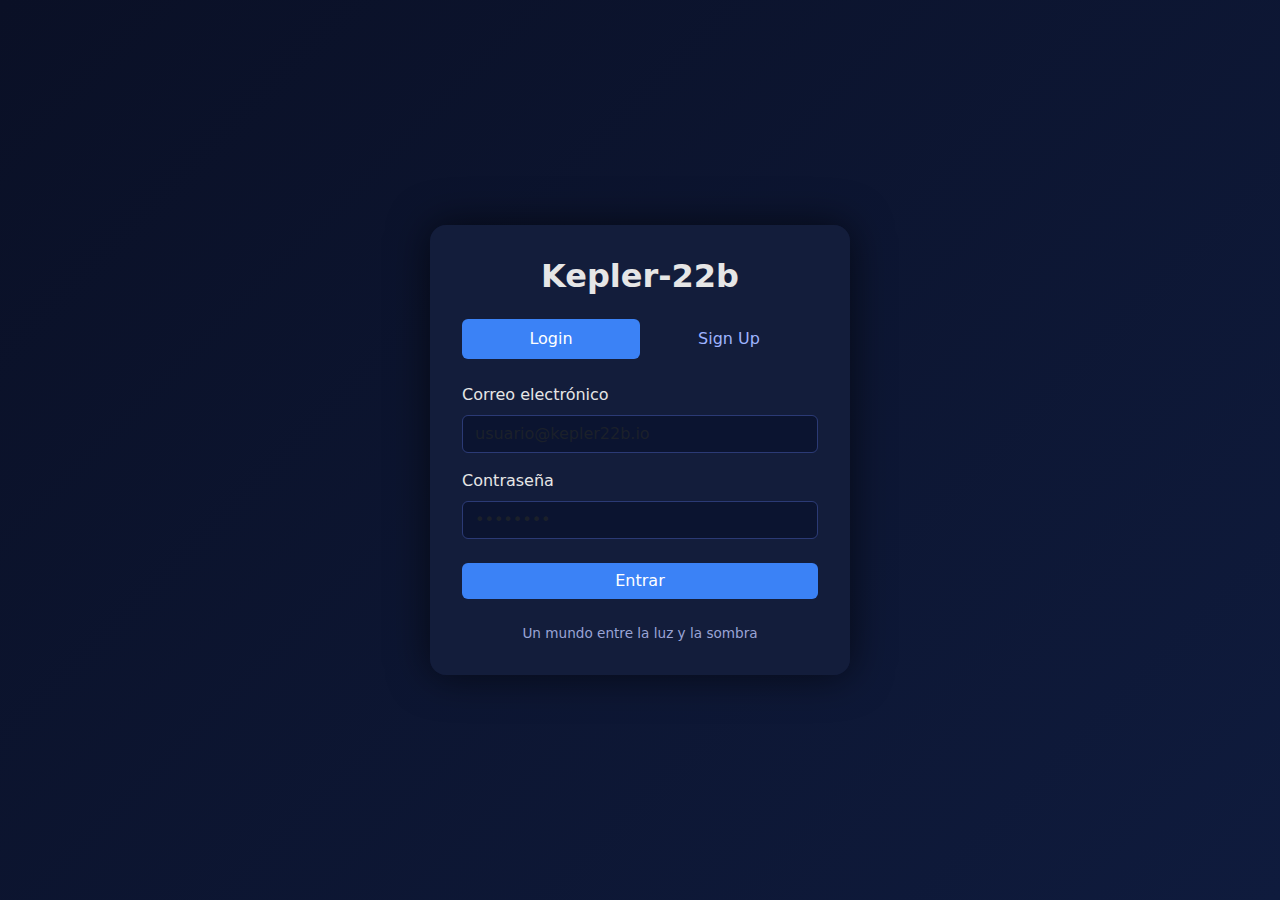
<file: index.html>
<!DOCTYPE html>
<html lang="es">
<head>
  <meta charset="UTF-8">
  <title>Kepler-22b | Foro</title>

  <!-- Bootstrap 5 -->
  <link href="https://cdn.jsdelivr.net/npm/bootstrap@5.3.2/dist/css/bootstrap.min.css" rel="stylesheet">
  <!-- Styles -->
  <link rel="stylesheet" href="./css/styles.css">
</head>

<body>

<!-- NAVBAR -->
<nav class="navbar navbar-expand-lg navbar-dark">
  <div class="container">
    <a class="navbar-brand fw-bold" href="#">Kepler-22b</a>
    <button class="navbar-toggler" type="button" data-bs-toggle="collapse" data-bs-target="#nav">
      <span class="navbar-toggler-icon"></span>
    </button>
    <div class="collapse navbar-collapse" id="nav">
      <ul class="navbar-nav ms-auto">
        <li class="nav-item"><a class="nav-link" href="./forum.html">Foro</a></li>
        <li class="nav-item"><a class="nav-link" href="#">Lore</a></li>
        <li class="nav-item"><a class="nav-link" href="#">Mapa</a></li>
        <li class="nav-item"><a class="nav-link" href="#">Comunidad</a></li>
      </ul>
    </div>
  </div>
</nav>

<!-- HERO -->
<section class="hero py-5">
  <div class="container">
    <div class="hero-overlay p-5 text-center">
      <h1 class="fw-bold">Kepler-22b</h1>
      <p class="lead mt-3">
        Un mundo atrapado entre el día eterno y la noche infinita.
        Ciencia ficción y fantasía se encuentran en un planeta sincronizado con su estrella.
      </p>
    </div>
  </div>
</section>

<!-- CATEGORÍAS -->
<section class="container py-5">
  <h2 class="mb-4">Categorías del Foro</h2>

  <div class="row g-4">
    <div class="col-md-4">
      <div class="forum-card p-4 rounded">
        <h5>🌞 El Hemisferio del Día</h5>
        <p class="text-muted">Ciudades solares, política, exploración.</p>
        <span class="badge badge-day">Luz perpetua</span>
      </div>
    </div>

    <div class="col-md-4">
      <div class="forum-card p-4 rounded">
        <h5>🌑 El Hemisferio Nocturno</h5>
        <p class="text-muted">Criaturas, mitos y tecnología oscura.</p>
        <span class="badge badge-night">Oscuridad eterna</span>
      </div>
    </div>

    <div class="col-md-4">
      <div class="forum-card p-4 rounded">
        <h5>🌌 El Cinturón Crepuscular</h5>
        <p class="text-muted">La frontera donde ambos mundos colisionan.</p>
        <span class="badge bg-info text-dark">Equilibrio</span>
      </div>
    </div>
  </div>
</section>

<!-- ÚLTIMOS TEMAS -->
<section class="container pb-5">
  <h2 class="mb-4">Últimos Temas</h2>

  <div class="list-group">
    <a href="#" class="list-group-item list-group-item-action bg-transparent text-light border-secondary">
      ¿Es posible la vida vegetal en el lado nocturno?
    </a>
    <a href="#" class="list-group-item list-group-item-action bg-transparent text-light border-secondary">
      Teorías sobre el origen del Cinturón Crepuscular
    </a>
    <a href="#" class="list-group-item list-group-item-action bg-transparent text-light border-secondary">
      Religiones solares vs cultos de la noche
    </a>
  </div>
</section>

<!-- FOOTER -->
<footer class="py-4">
  <div class="container text-center">
    <small>© 2026 Foro Kepler-22b · Un mundo entre la luz y la sombra</small>
  </div>
</footer>
<script src="./js/script/guard.js"></script>
</body>
</html>
</file>
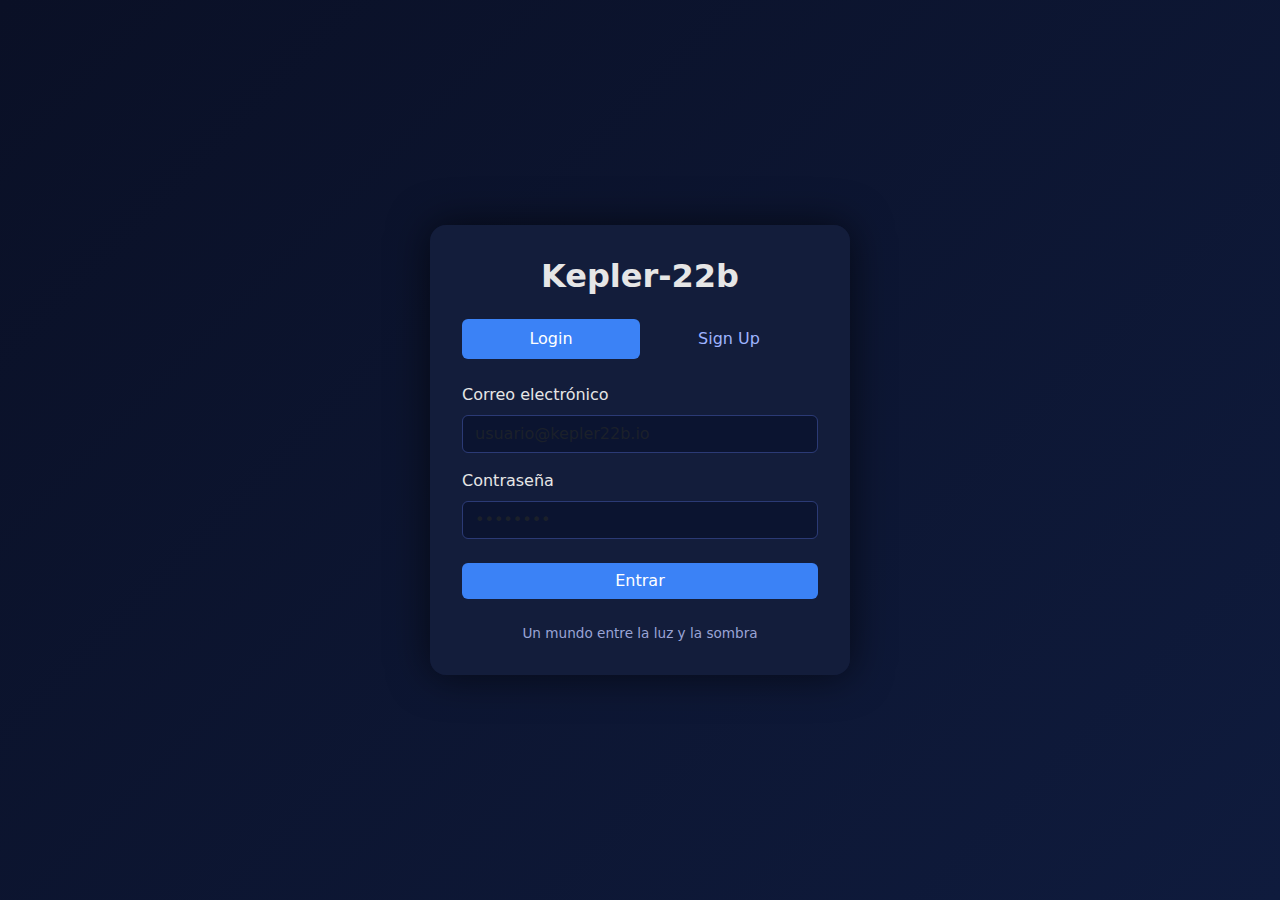
<file: forum.html>
<!DOCTYPE html>
<html lang="es">

<head>
    <meta charset="UTF-8">
    <title>Kepler-22b | Inicio</title>

    <!-- Bootstrap 5 -->
    <link href="https://cdn.jsdelivr.net/npm/bootstrap@5.3.2/dist/css/bootstrap.min.css" rel="stylesheet">
    <!-- Styles -->
    <link rel="stylesheet" href="./css/forum.css">
</head>

<body>
    <div class="container-fluid">
        <div class="row">

            <!-- COLUMNA IZQUIERDA -->
            <aside class="col-md-3 col-lg-2 d-none d-md-block sidebar">
                <h4 class="fw-bold mb-4">Kepler-22b</h4>
                <nav class="nav flex-column">
                    <a class="nav-link" href="./index.html">🏠 Inicio</a>
                    <a class="nav-link" href="#">🌌 Lore</a>
                    <a class="nav-link" href="#">💬 Foro</a>
                    <a class="nav-link" href="#">🗺️ Mapa</a>
                    <a class="nav-link" href="#">👥 Comunidad</a>
                </nav>
            </aside>

            <!-- FEED CENTRAL -->
            <main class="col-12 col-md-6 col-lg-7 px-0">

                <!-- HEADER FEED -->
                <div class="feed-header p-3">
                    <h5 class="mb-0 fw-bold">Inicio</h5>
                </div>
                <!-- Create Post -->
                <div class="post mb-4">
                    <form id="newPostForm" class="d-flex flex-column gap-2">
                        <label class="fw-medium" for="postTitle">Título</label>
                        <select class="form-control bg-transparent border-light text-secondary" id="postTitle">
                            <option value="default" selected disabled></option>
                            <option value="Día eterno">Día eterno</option>
                            <option value="Noche eterna">Noche eterna</option>
                            <option value="Crepúsculo">Crepúsculo</option>
                        </select>
                        <label class="fw-medium" for="postContent">Contenido</label>
                        <textarea id="postContent" rows="4" class="form-control bg-transparent text-white border-light" placeholder="Escribe tu mensaje aquí…" required></textarea>
                        <button type="submit" class="btn btn-sm w-auto align-self-end" style="background:#ffd86f;color:#0b1020;border:none;"> Publicar </button>
                    </form>
                </div>
                <!-- POST -->

            </main>

            <!-- COLUMNA DERECHA -->
            <aside class="col-lg-3 d-none d-lg-block sidebar">

                <div class="card card-lore mb-4 p-3">
                    <h6 class="fw-bold">🌍 Estado del Planeta</h6>
                    <p class="mb-1">Rotación: Sincronizada</p>
                    <p class="mb-1">Hemisferio día: Estable</p>
                    <p class="mb-0">Hemisferio noche: Actividad anómala</p>
                </div>

                <div class="card card-lore p-3">
                    <h6 class="fw-bold">🔥 Temas populares</h6>
                    <ul class="list-unstyled mb-0">
                        <li>#CinturónCrepuscular</li>
                        <li>#CultosNocturnos</li>
                        <li>#ArquitecturaSolar</li>
                        <li>#VidaSubglacial</li>
                    </ul>
                </div>

            </aside>

        </div>
    </div>
<script src="./js/script/guard.js"></script>
<script src="./js/script/forum.js" type="module"></script>
</body>

</html>
</file>
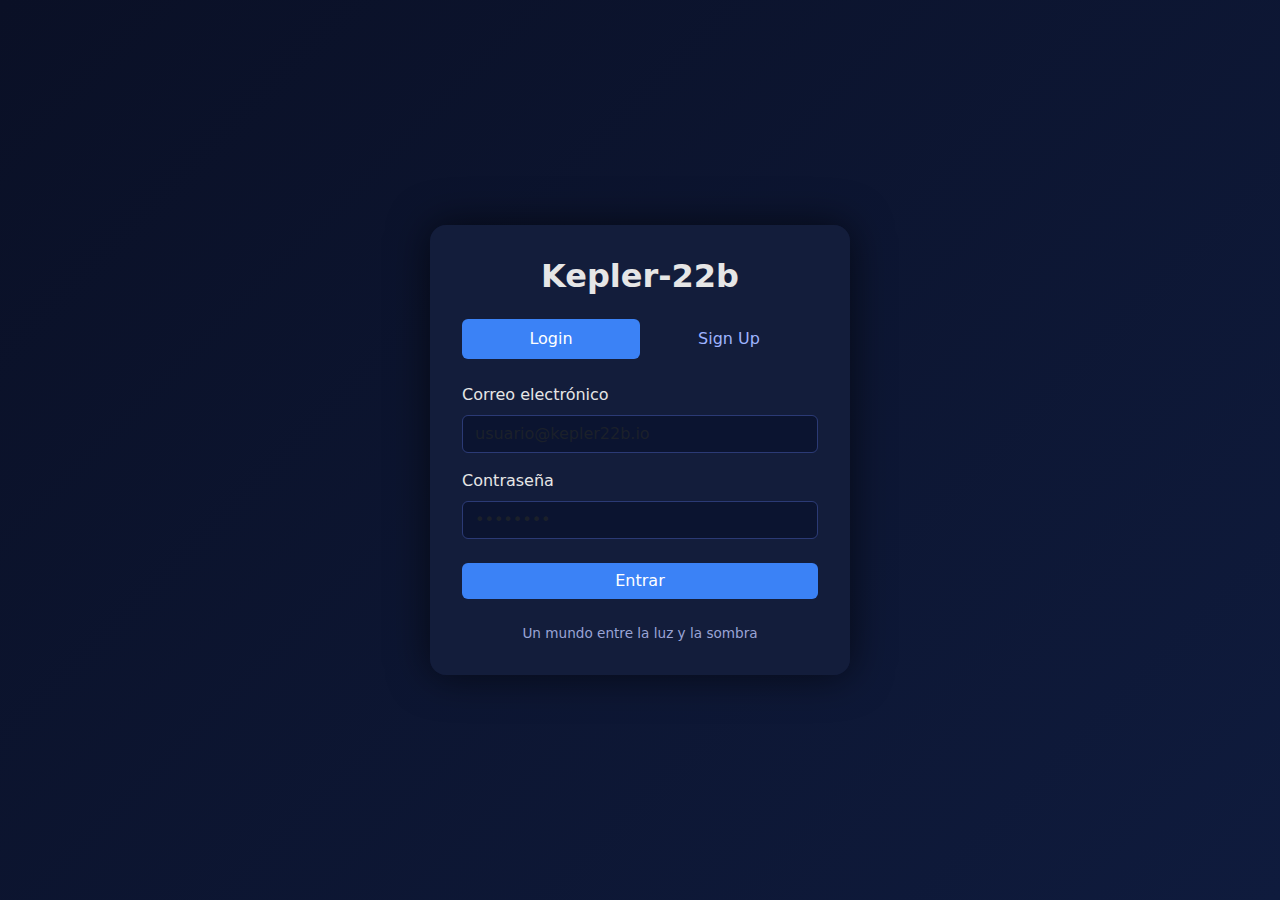
<file: sign.html>
<!DOCTYPE html>
<html lang="es">

<head>
    <meta charset="UTF-8">
    <title>Kepler-22b | Acceso</title>
    <meta name="viewport" content="width=device-width, initial-scale=1">

    <!-- Bootstrap -->
    <link href="https://cdn.jsdelivr.net/npm/bootstrap@5.3.2/dist/css/bootstrap.min.css" rel="stylesheet">
    <!-- Styles -->
    <link rel="stylesheet" href="./css/sign.css">
</head>

<body>
    <div class="auth-card">
        <h2 class="auth-title">Kepler-22b</h2>

        <!-- Tabs -->
        <ul class="nav nav-pills nav-justified mb-4">
            <li class="nav-item">
                <button class="nav-link active" data-bs-toggle="pill" data-bs-target="#login">
                    Login
                </button>
            </li>
            <li class="nav-item">
                <button class="nav-link" data-bs-toggle="pill" data-bs-target="#signup">
                    Sign Up
                </button>
            </li>
        </ul>
        <div class="tab-content">
            <!-- LOGIN -->
            <div class="tab-pane fade show active" id="login">
                <form>
                    <div class="mb-3">
                        <label class="form-label">Correo electrónico</label>
                        <input type="email" class="form-control" placeholder="usuario@kepler22b.io" data-login-email required>
                    </div>

                    <div class="mb-3">
                        <label class="form-label">Contraseña</label>
                        <input type="password" class="form-control" placeholder="••••••••" data-login-password required>
                    </div>

                    <button class="btn btn-primary w-100 mt-2" >Entrar</button>
                </form>
            </div>
            <!-- SIGN UP -->
            <div class="tab-pane fade" id="signup">
                <form>
                    <div class="mb-3">
                        <label class="form-label">Nombre de usuario</label>
                        <input type="text" class="form-control" placeholder="Explorador22b" data-signup-username>
                    </div>

                    <div class="mb-3">
                        <label class="form-label">Correo electrónico</label>
                        <input type="email" class="form-control" placeholder="usuario@kepler22b.io" data-signup-email required>
                    </div>

                    <div class="mb-3">
                        <label class="form-label">Contraseña</label>
                        <input type="password" class="form-control" placeholder="••••••••" data-signup-password required>
                    </div>
                    <div class="mb-3">
                        <label class="form-label">confirmar contraseña</label>
                        <input type="password" class="form-control" placeholder="••••••••" data-signup-confirm-password required>
                    </div>
                    <button class="btn btn-primary w-100 mt-2">Crear cuenta</button>
                </form>
            </div>
        </div>
        <div class="auth-footer">
            Un mundo entre la luz y la sombra
        </div>
    </div>

    <!-- Bootstrap JS -->
    <script src="https://cdn.jsdelivr.net/npm/bootstrap@5.3.2/dist/js/bootstrap.bundle.min.js"></script>
    <script src="./js/script/sign.js" type="module"></script>
</body>

</html>
</file>
<file: css/styles.css>
body {
  background: linear-gradient(180deg, #0b1020, #121a3a);
  color: #e8ecff;
}

.navbar {
  background-color: rgba(10, 15, 40, 0.9);
  backdrop-filter: blur(8px);
}

.hero {
  background: linear-gradient(
    90deg,
    #ffd86f 0%,
    #9ee7ff 45%,
    #1a1f4b 75%,
    #0b1020 100%
  );
  color: #0b1020;
}

.hero-overlay {
  background: rgba(255, 255, 255, 0.85);
  border-radius: 1rem;
}

.forum-card {
  background-color: rgba(255, 255, 255, 0.05);
  border: 1px solid rgba(255, 255, 255, 0.1);
  transition: transform 0.2s ease, box-shadow 0.2s ease;
}

.forum-card:hover {
  transform: translateY(-5px);
  box-shadow: 0 10px 30px rgba(0,0,0,0.4);
}

.badge-day {
  background-color: #ffd86f;
  color: #0b1020;
}

.badge-night {
  background-color: #6f7dff;
}

footer {
  background-color: #080c1c;
  color: #9aa4ff;
}
</file>
<file: css/forum.css>
body {
  background: linear-gradient(90deg, #0b1020, #2b3458);
  color: #e8ecff;
}

a {
  text-decoration: none;
  color: inherit;
}
.sidebar {
  position: sticky;
  top: 0;
  height: 100vh;
  padding-top: 1rem;
}
.nav-link {
  color: #cfd6ff;
  font-weight: 500;
  padding: 0.75rem 1rem;
  border-radius: 999px;
}
.nav-link:hover {
  background-color: rgba(255, 255, 255, 0.08);
}
.feed-header {
  position: sticky;
  top: 0;
  background-color: rgba(10, 15, 40, 0.85);
  backdrop-filter: blur(8px);
  border-bottom: 1px solid rgba(255,255,255,0.1);
  z-index: 10;
}
.post {
  border-bottom: 1px solid rgba(255,255,255,0.1);
  padding: 1.25rem;
  transition: background 0.2s ease;
}
.post:hover {
  background-color: rgba(255,255,255,0.04);
}
.badge-díaeterno {
  background-color: #ffd86f;
  color: #0b1020;
}
.badge-nocheeterna {
  background-color: #6f7dff;
}
.badge-crepúsculo {
  background-color: #6fffd2;
  color: #0b1020;
}
.card-lore {
  background-color: rgba(255,255,255,0.05);
  border: 1px solid rgba(255,255,255,0.1);
  color: #fff;
}
/* ── FORM INPUTS – keep the dark theme ── */
#newPostForm .form-control {
  background: rgba(255,255,255,0.07);
  border: 1px solid rgba(255,255,255,0.1);
  color: #fff;
}
#newPostForm .form-control:focus {
  background: rgba(255,255,255,0.12);
  box-shadow: 0 0 0 .25rem rgba(255,216,111,.25);
}

/* ── DROPDOWN BUTTON – make it look like a three‑dot icon ── */
.dropdown-toggle::after {
  display: none;               /* hide default caret */
}
.dropdown-toggle::before {
  content: "···";              /* three‑dot character */
  font-size: 1.2rem;
  line-height: 1;
  color: #e8ecff;
  vertical-align: middle;
}

/* Keep the hover background consistent with other links */
.dropdown-toggle:hover,
.dropdown-toggle:focus {
  background-color: rgba(255,255,255,0.08);
}

/* Optional: give the “Eliminar” item a red hover */
.dropdown-item.text-danger:hover {
  background: rgba(255,0,0,.15);
}
</file>
<file: css/sign.css>
body {
    min-height: 100vh;
    background: linear-gradient(135deg, #0a1026, #0f1b3d);
    display: flex;
    align-items: center;
    justify-content: center;
    color: #e6e6e6;
    font-family: system-ui, sans-serif;
}
.auth-card {
    background: rgba(20, 30, 60, 0.95);
    border-radius: 16px;
    box-shadow: 0 0 40px rgba(0, 0, 0, 0.6);
    padding: 2rem;
    max-width: 420px;
    width: 100%;
}
.auth-title {
    text-align: center;
    margin-bottom: 1.5rem;
    font-weight: 600;
}
.nav-pills .nav-link {
    color: #9fb4ff;
}
.nav-pills .nav-link.active {
    background-color: #3b82f6;
    color: #fff;
}
.form-control {
    background-color: #0b1430;
    border: 1px solid #2b3a75;
    color: #fff;
}
.form-control:focus {
    background-color: #0b1430;
    color: #fff;
    border-color: #3b82f6;
    box-shadow: none;
}
.btn-primary {
    background-color: #3b82f6;
    border: none;
}
.btn-primary:hover {
    background-color: #2563eb;
}
.auth-footer {
    text-align: center;
    font-size: 0.85rem;
    color: #9aa4d6;
    margin-top: 1.5rem;
}
</file>
